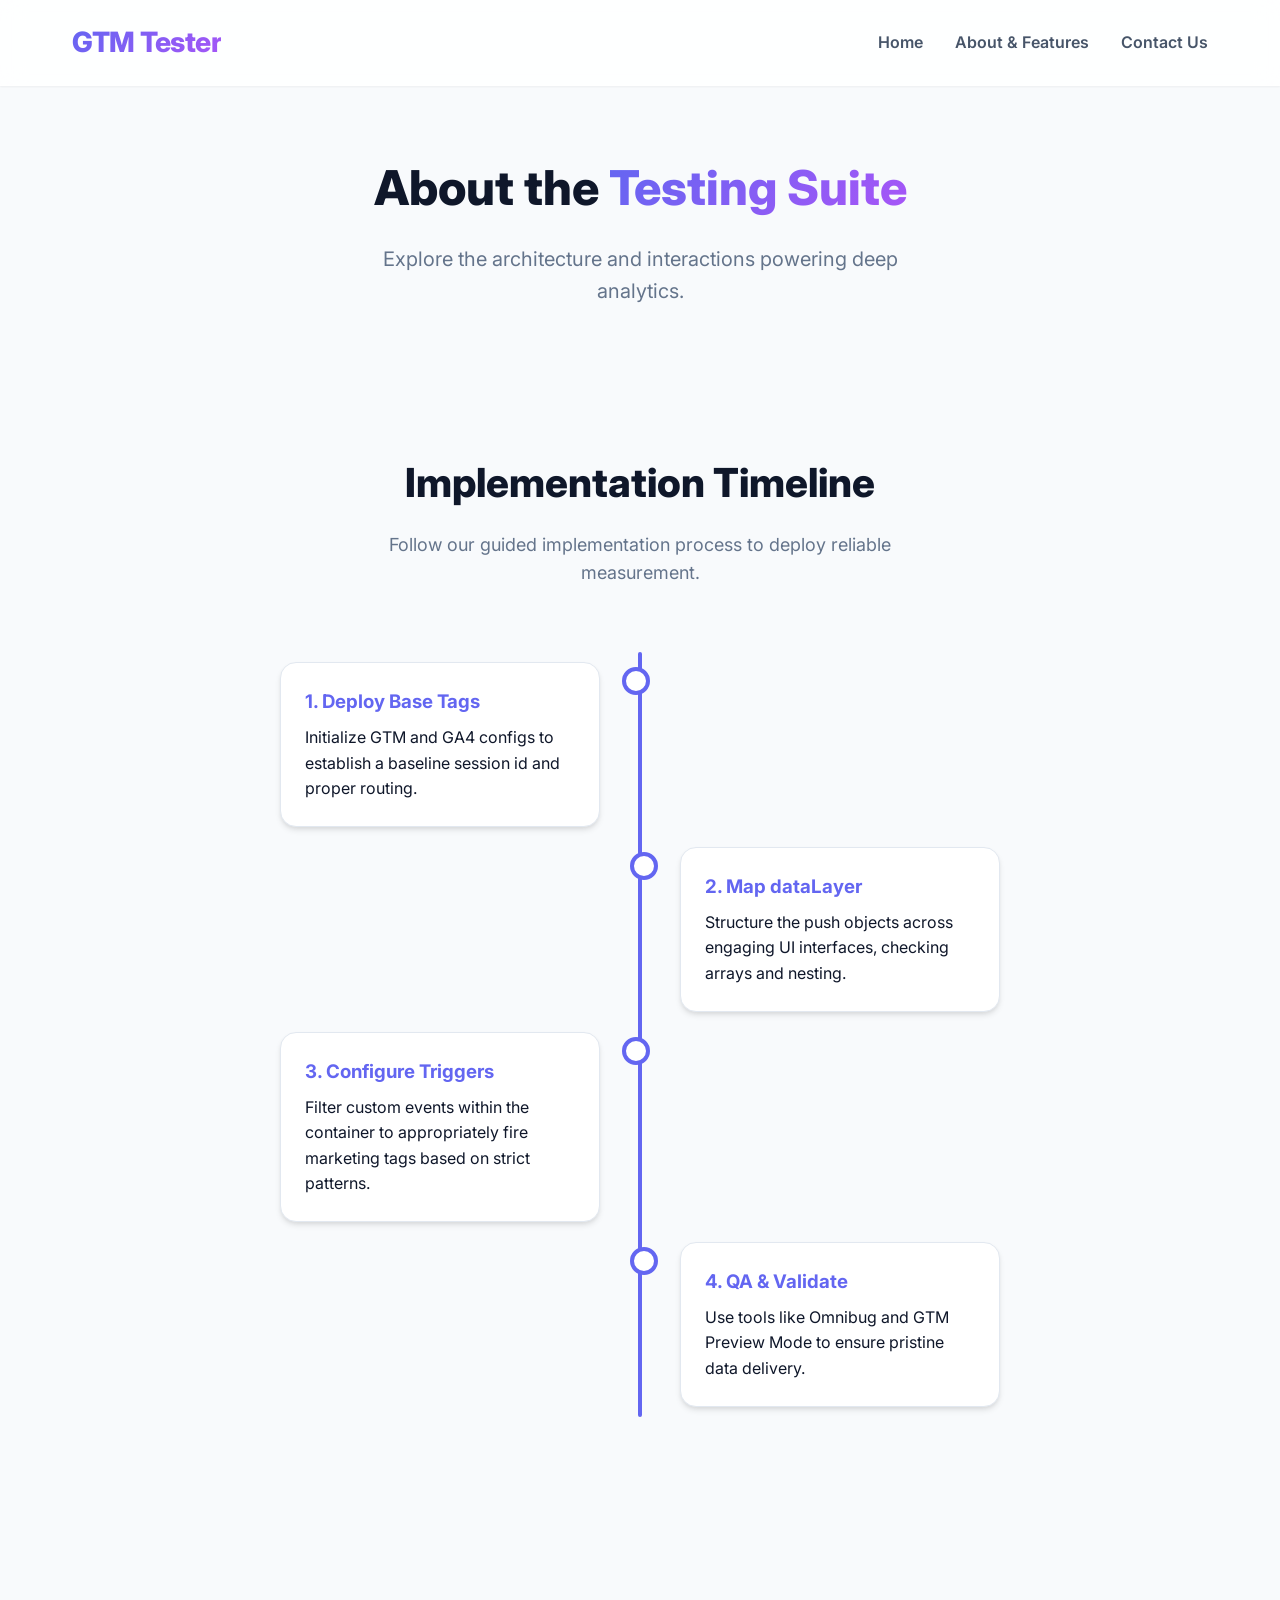
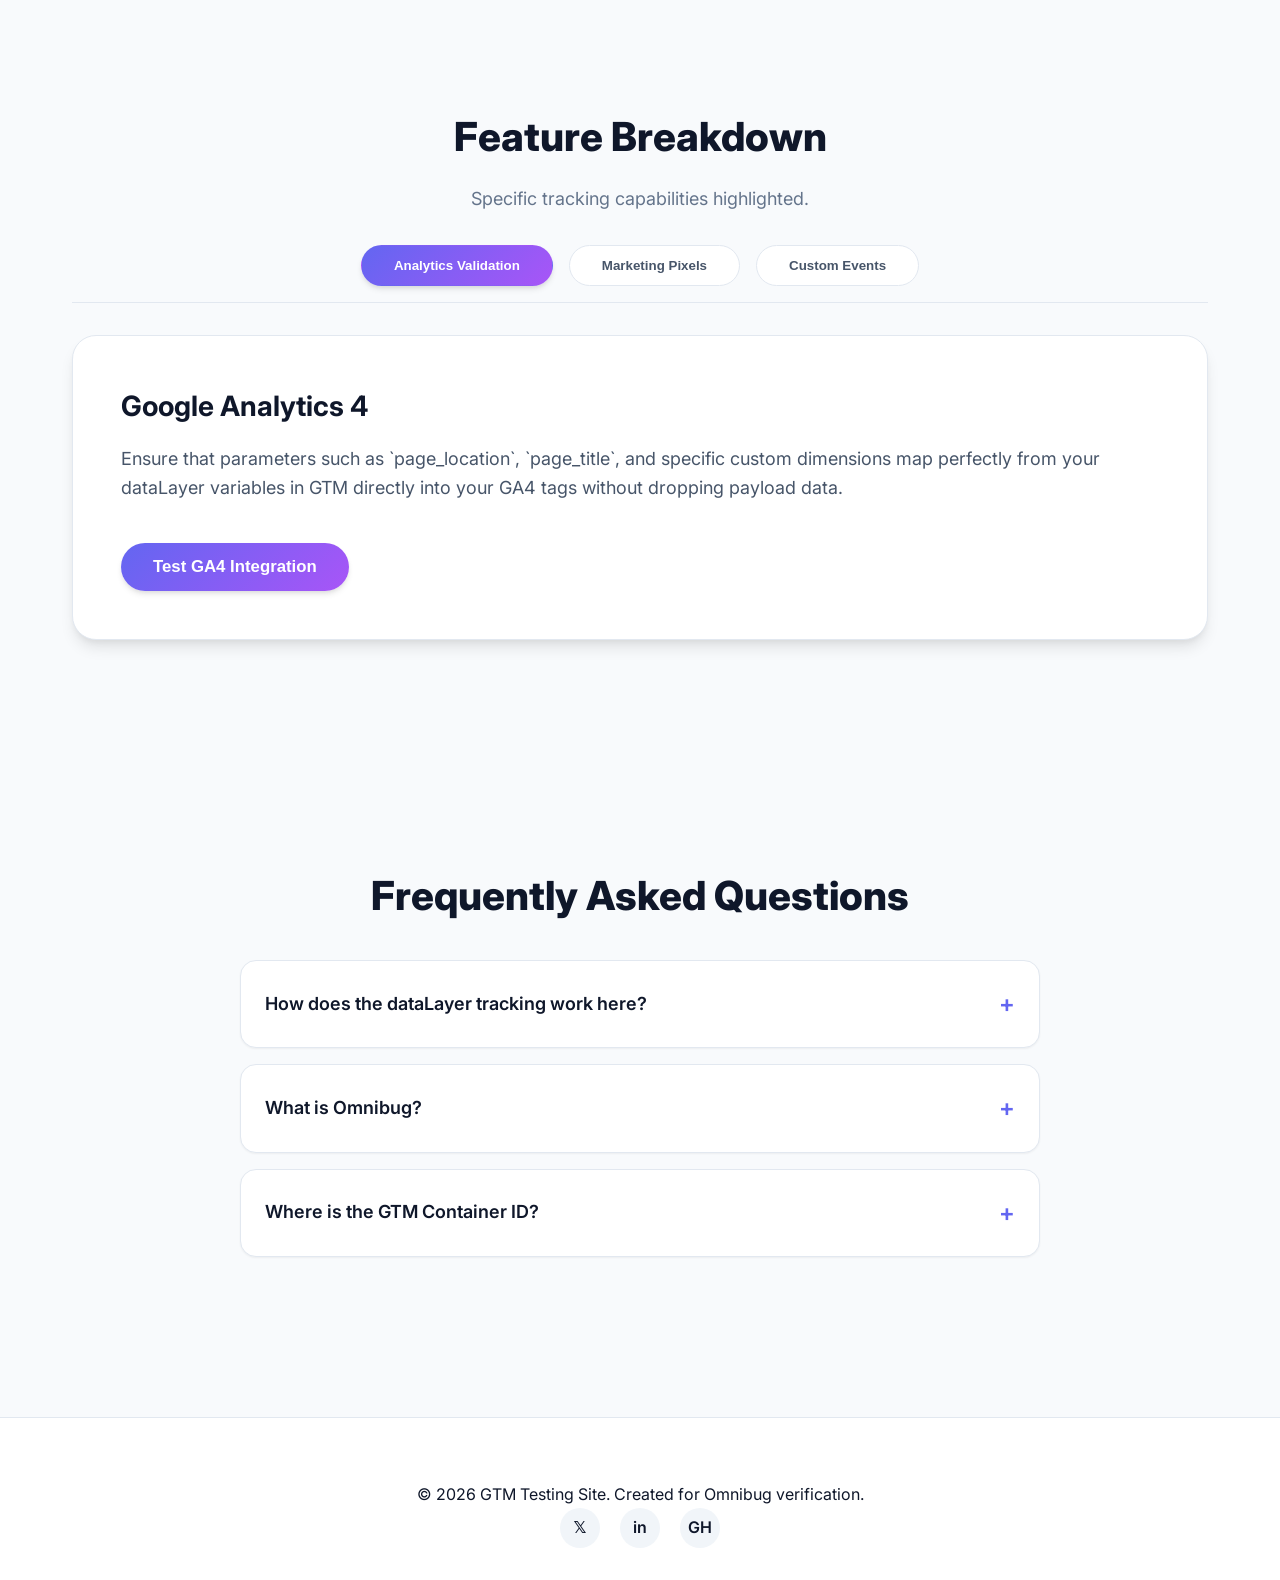
<file: about.html>
<!DOCTYPE html>
<html lang="en">

<head>
    <!-- Google tag (gtag.js) -->
    <script async src="https://www.googletagmanager.com/gtag/js?id=G-WWBLJDM97Z"></script>
    <script>
      window.dataLayer = window.dataLayer || [];
      function gtag(){dataLayer.push(arguments);}
      gtag('js', new Date());

      gtag('config', 'G-WWBLJDM97Z');
    </script>
    <!-- Google Tag Manager -->
    <script>(function(w,d,s,l,i){w[l]=w[l]||[];w[l].push({'gtm.start':
    new Date().getTime(),event:'gtm.js'});var f=d.getElementsByTagName(s)[0],
    j=d.createElement(s),dl=l!='dataLayer'?'&l='+l:'';j.async=true;j.src=
    'https://www.googletagmanager.com/gtm.js?id='+i+dl;f.parentNode.insertBefore(j,f);
    })(window,document,'script','dataLayer','GTM-W9FFCVPK');</script>
    <!-- End Google Tag Manager -->
    <meta charset="UTF-8">
    <meta name="viewport" content="width=device-width, initial-scale=1.0">
    <title>About Us - GTM Testing</title>
    <script src="js/tracker.js"></script>
    <link href="https://fonts.googleapis.com/css2?family=Inter:wght@400;500;600;700&display=swap" rel="stylesheet">
    <link rel="stylesheet" href="css/style.css">
</head>

<body>
    <!-- Google Tag Manager (noscript) -->
    <noscript><iframe src="https://www.googletagmanager.com/ns.html?id=GTM-W9FFCVPK  "
    height="0" width="0" style="display:none;visibility:hidden"></iframe></noscript>
    <!-- End Google Tag Manager (noscript) -->
    <header>
        <div class="container nav-container">
            <nav>
                <a href="index.html" class="logo">GTM Tester</a>
                <div class="nav-links">
                    <a href="index.html">Home</a>
                    <a href="about.html">About & Features</a>
                    <a href="contact.html">Contact Us</a>
                </div>
            </nav>
        </div>
    </header>

    <main class="container" style="padding-top: 4rem; padding-bottom: 4rem;">
        <div class="section-header">
            <h1 style="font-size: 3rem; font-weight: 800; margin-bottom: 1rem; color: var(--text-main);">About the <span style="background: var(--primary-gradient); -webkit-background-clip: text; background-clip: text; -webkit-text-fill-color: transparent;">Testing Suite</span></h1>
            <p style="font-size: 1.25rem; color: var(--text-muted);">Explore the architecture and interactions powering deep analytics.</p>
        </div>

        <!-- Timeline Section -->
        <section>
            <div class="section-header" style="margin-bottom: 2rem;">
                <h2>Implementation Timeline</h2>
                <p>Follow our guided implementation process to deploy reliable measurement.</p>
            </div>
            <div class="timeline">
                <div class="timeline-item left">
                    <div class="timeline-content track-timeline" data-step="1">
                        <h3>1. Deploy Base Tags</h3>
                        <p>Initialize GTM and GA4 configs to establish a baseline session id and proper routing.</p>
                    </div>
                </div>
                <div class="timeline-item right">
                    <div class="timeline-content track-timeline" data-step="2">
                        <h3>2. Map dataLayer</h3>
                        <p>Structure the push objects across engaging UI interfaces, checking arrays and nesting.</p>
                    </div>
                </div>
                <div class="timeline-item left">
                    <div class="timeline-content track-timeline" data-step="3">
                        <h3>3. Configure Triggers</h3>
                        <p>Filter custom events within the container to appropriately fire marketing tags based on strict patterns.</p>
                    </div>
                </div>
                <div class="timeline-item right">
                    <div class="timeline-content track-timeline" data-step="4">
                        <h3>4. QA & Validate</h3>
                        <p>Use tools like Omnibug and GTM Preview Mode to ensure pristine data delivery.</p>
                    </div>
                </div>
            </div>
        </section>

        <!-- Tabs Section -->
        <section class="tabs">
            <div class="section-header" style="margin-bottom: 2rem;">
                <h2>Feature Breakdown</h2>
                <p>Specific tracking capabilities highlighted.</p>
            </div>
            <div class="tab-list">
                <button class="tab-btn active" data-target="tab-analytics">Analytics Validation</button>
                <button class="tab-btn" data-target="tab-marketing">Marketing Pixels</button>
                <button class="tab-btn" data-target="tab-custom">Custom Events</button>
            </div>

            <div class="tab-pane active" id="tab-analytics">
                <h3>Google Analytics 4</h3>
                <p>Ensure that parameters such as `page_location`, `page_title`, and specific custom dimensions map
                    perfectly from your dataLayer variables in GTM directly into your GA4 tags without dropping payload
                    data.</p>
                <button class="btn btn-primary track-cta" style="margin-top: 1rem;" data-cta-type="tab-action" data-cta-text="Test GA4 Integration">Test GA4 Integration</button>
            </div>
            <div class="tab-pane" id="tab-marketing">
                <h3>Facebook & LinkedIn Pixels</h3>
                <p>Trigger base pageviews along with micro-conversions. Check your specific parameters like
                    `content_ids` or `value` to verify pixel health.</p>
                <button class="btn btn-primary track-cta" style="margin-top: 1rem;" data-cta-type="tab-action" data-cta-text="Verify Pixels">Verify Pixels</button>
            </div>
            <div class="tab-pane" id="tab-custom">
                <h3>Testing Custom Schemas</h3>
                <p>Pushing objects nested inside arrays? Verify the structure directly matches what the implementation
                    guide requires.</p>
                <button class="btn btn-primary track-cta" style="margin-top: 1rem;" data-cta-type="tab-action" data-cta-text="Validate Schema">Validate Schema</button>
            </div>
        </section>

        <!-- Accordion Section -->
        <section class="faq">
            <div class="section-header" style="margin-bottom: 2rem;">
                <h2>Frequently Asked Questions</h2>
            </div>
            <div class="accordion">
                <div class="accordion-item">
                    <div class="accordion-header">
                        How does the dataLayer tracking work here?
                        <span style="font-size: 1.5rem; color: var(--primary-color);">+</span>
                    </div>
                    <div class="accordion-content">
                        <div class="accordion-content-inner">
                            Custom JS binds event listeners to DOM elements (tabs, accordions). Upon triggering, it maps
                            to a standard `trackEvent` function which pushes directly to the `window.dataLayer`.
                        </div>
                    </div>
                </div>

                <div class="accordion-item">
                    <div class="accordion-header">
                        What is Omnibug?
                        <span style="font-size: 1.5rem; color: var(--primary-color);">+</span>
                    </div>
                    <div class="accordion-content">
                        <div class="accordion-content-inner">
                            Omnibug is a browser extension that decodes and displays outgoing analytics requests (like
                            GA4 and GTM) in your Developer Tools panel. It makes debugging events significantly easier.
                        </div>
                    </div>
                </div>

                <div class="accordion-item">
                    <div class="accordion-header">
                        Where is the GTM Container ID?
                        <span style="font-size: 1.5rem; color: var(--primary-color);">+</span>
                    </div>
                    <div class="accordion-content">
                        <div class="accordion-content-inner">
                            Open `js/tracker.js` and edit the `GTM_ID` constant to replace `GTM-XXXXXXX` with your
                            actual tracking container ID.
                        </div>
                    </div>
                </div>
            </div>
        </section>
    </main>

    <footer>
        <div class="container">
            <p>&copy; 2026 GTM Testing Site. Created for Omnibug verification.</p>
            <div class="social-links">
                <a href="https://twitter.com" target="_blank" data-social="twitter">𝕏</a>
                <a href="https://linkedin.com" target="_blank" data-social="linkedin">in</a>
                <a href="https://github.com" target="_blank" data-social="github">GH</a>
            </div>
        </div>
    </footer>

    <script src="js/main.js"></script>
</body>

</html>
</file>
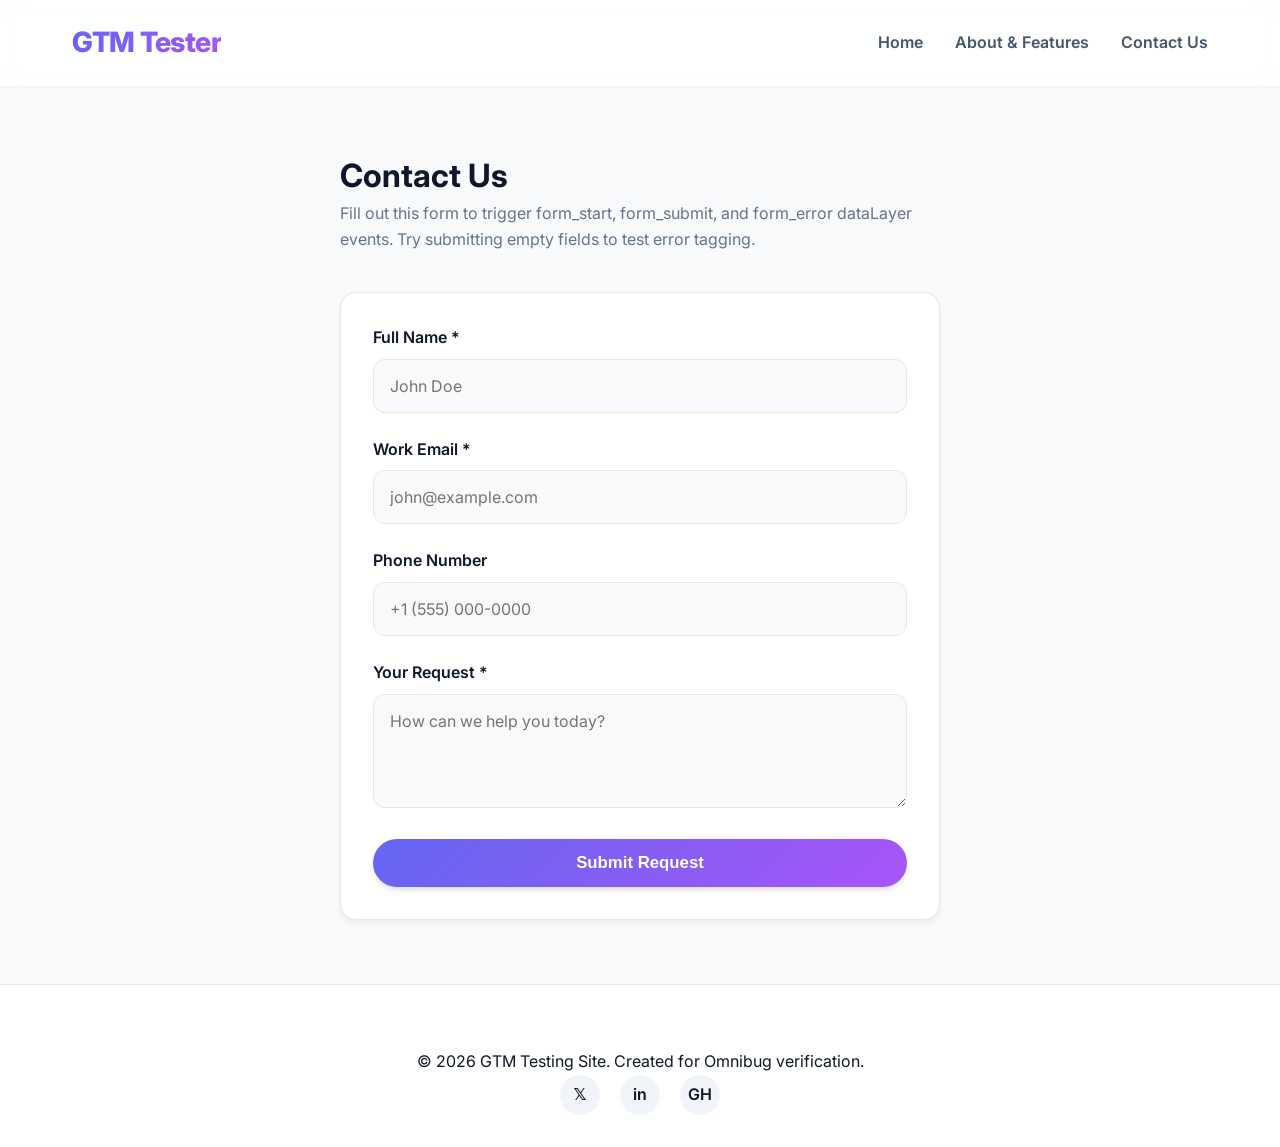
<file: contact.html>
<!DOCTYPE html>
<html lang="en">

<head>
    <!-- Google tag (gtag.js) -->
    <script async src="https://www.googletagmanager.com/gtag/js?id=G-WWBLJDM97Z"></script>
    <script>
      window.dataLayer = window.dataLayer || [];
      function gtag(){dataLayer.push(arguments);}
      gtag('js', new Date());

      gtag('config', 'G-WWBLJDM97Z');
    </script>
    <!-- Google Tag Manager -->
    <script>(function(w,d,s,l,i){w[l]=w[l]||[];w[l].push({'gtm.start':
    new Date().getTime(),event:'gtm.js'});var f=d.getElementsByTagName(s)[0],
    j=d.createElement(s),dl=l!='dataLayer'?'&l='+l:'';j.async=true;j.src=
    'https://www.googletagmanager.com/gtm.js?id='+i+dl;f.parentNode.insertBefore(j,f);
    })(window,document,'script','dataLayer','GTM-W9FFCVPK');</script>
    <!-- End Google Tag Manager -->
    <meta charset="UTF-8">
    <meta name="viewport" content="width=device-width, initial-scale=1.0">
    <title>Contact Us - Form Tracking Testing</title>
    <script src="js/tracker.js"></script>
    <link href="https://fonts.googleapis.com/css2?family=Inter:wght@400;500;600;700&display=swap" rel="stylesheet">
    <link rel="stylesheet" href="css/style.css">
</head>

<body>
    <!-- Google Tag Manager (noscript) -->
    <noscript><iframe src="https://www.googletagmanager.com/ns.html?id=GTM-W9FFCVPK"
    height="0" width="0" style="display:none;visibility:hidden"></iframe></noscript>
    <!-- End Google Tag Manager (noscript) -->
    <header>
        <div class="container nav-container">
            <nav>
                <a href="index.html" class="logo">GTM Tester</a>
                <div class="nav-links">
                    <a href="index.html">Home</a>
                    <a href="about.html">About & Features</a>
                    <a href="contact.html">Contact Us</a>
                </div>
            </nav>
        </div>
    </header>

    <main class="container" style="padding-top: 4rem; padding-bottom: 4rem;">
        <div style="max-width: 600px; margin: 0 auto;">
            <h1>Contact Us</h1>
            <p style="color: var(--text-muted); margin-bottom: 2.5rem;">Fill out this form to trigger form_start,
                form_submit, and form_error dataLayer events. Try submitting empty fields to test error tagging.</p>

            <form id="lead-form" novalidate
                style="background: var(--surface); padding: 2rem; border-radius: 1rem; box-shadow: 0 4px 6px rgba(0,0,0,0.05); border: 1px solid #e2e8f0;">
                <div class="form-group">
                    <label for="name">Full Name *</label>
                    <input type="text" id="name" name="name" class="form-control" required placeholder="John Doe">
                    <div class="invalid-feedback">Name is required to submit this form.</div>
                </div>

                <div class="form-group">
                    <label for="email">Work Email *</label>
                    <input type="email" id="email" name="email" class="form-control" required
                        placeholder="john@example.com">
                    <div class="invalid-feedback">A valid email address is required.</div>
                </div>

                <div class="form-group">
                    <label for="phone">Phone Number</label>
                    <input type="tel" id="phone" name="phone" class="form-control" placeholder="+1 (555) 000-0000">
                </div>

                <div class="form-group">
                    <label for="message">Your Request *</label>
                    <textarea id="message" name="message" class="form-control" required rows="4"
                        placeholder="How can we help you today?"></textarea>
                    <div class="invalid-feedback">Please include a reasonably detailed message.</div>
                </div>

                <button type="submit" class="btn btn-primary" style="width: 100%;">Submit Request</button>
            </form>
        </div>
    </main>

    <footer>
        <div class="container">
            <p>&copy; 2026 GTM Testing Site. Created for Omnibug verification.</p>
            <div class="social-links">
                <a href="https://twitter.com" target="_blank" data-social="twitter">𝕏</a>
                <a href="https://linkedin.com" target="_blank" data-social="linkedin">in</a>
                <a href="https://github.com" target="_blank" data-social="github">GH</a>
            </div>
        </div>
    </footer>

    <script src="js/main.js"></script>
</body>

</html>
</file>
<file: css/style.css>
/* Global CSS for GTM Testing Site - Premium Edition */
:root {
    --primary-gradient: linear-gradient(135deg, #6366f1 0%, #a855f7 100%);
    --primary-color: #6366f1;
    --primary-hover: #4f46e5;
    --secondary-color: #475569;
    --bg-color: #f8fafc;
    --text-main: #0f172a;
    --text-muted: #64748b;
    --success: #10b981;
    --error: #ef4444;
    --surface: #ffffff;
    --surface-glass: rgba(255, 255, 255, 0.85);
    --border-color: #e2e8f0;
    --shadow-sm: 0 1px 2px 0 rgba(0, 0, 0, 0.05);
    --shadow-md: 0 4px 6px -1px rgba(0, 0, 0, 0.1), 0 2px 4px -1px rgba(0, 0, 0, 0.06);
    --shadow-lg: 0 10px 15px -3px rgba(0, 0, 0, 0.1), 0 4px 6px -2px rgba(0, 0, 0, 0.05);
    --shadow-glow: 0 0 20px rgba(99, 102, 241, 0.3);
    --transition-fast: all 0.2s cubic-bezier(0.4, 0, 0.2, 1);
    --transition-smooth: all 0.4s cubic-bezier(0.4, 0, 0.2, 1);
}

* {
    box-sizing: border-box;
    margin: 0;
    padding: 0;
}

body {
    font-family: 'Inter', system-ui, -apple-system, sans-serif;
    background-color: var(--bg-color);
    color: var(--text-main);
    line-height: 1.6;
    overflow-x: hidden;
}

.container {
    max-width: 1200px;
    margin: 0 auto;
    padding: 0 2rem;
}

/* Header & Nav (Glassmorphism) */
header {
    background: var(--surface-glass);
    backdrop-filter: blur(12px);
    -webkit-backdrop-filter: blur(12px);
    border-bottom: 1px solid rgba(255, 255, 255, 0.3);
    box-shadow: var(--shadow-sm);
    position: sticky;
    top: 0;
    z-index: 100;
}

nav {
    display: flex;
    justify-content: space-between;
    align-items: center;
    padding: 1.25rem 0;
}

.logo {
    font-size: 1.75rem;
    font-weight: 800;
    background: var(--primary-gradient);
    -webkit-background-clip: text;
    background-clip: text;
    -webkit-text-fill-color: transparent;
    text-decoration: none;
    letter-spacing: -0.5px;
}

.nav-links {
    display: flex;
    gap: 2rem;
    align-items: center;
}

.nav-links a {
    text-decoration: none;
    color: var(--secondary-color);
    font-weight: 600;
    font-size: 1rem;
    transition: var(--transition-fast);
    position: relative;
}

.nav-links a:hover {
    color: var(--primary-color);
}

.nav-links a::after {
    content: '';
    position: absolute;
    bottom: -4px;
    left: 0;
    width: 0%;
    height: 2px;
    background: var(--primary-gradient);
    transition: var(--transition-fast);
    border-radius: 2px;
}

.nav-links a:hover::after {
    width: 100%;
}

/* Hero Section */
.hero {
    text-align: center;
    padding: 8rem 2rem;
    background: var(--bg-color);
    position: relative;
    overflow: hidden;
    margin-bottom: 4rem;
}

/* Background blob for hero */
.hero::before {
    content: '';
    position: absolute;
    top: -10%;
    left: 50%;
    transform: translateX(-50%);
    width: 800px;
    height: 800px;
    background: radial-gradient(circle, rgba(99, 102, 241, 0.15) 0%, rgba(168, 85, 247, 0) 70%);
    z-index: 0;
    pointer-events: none;
}

.hero .container {
    position: relative;
    z-index: 1;
}

.hero h1 {
    font-size: 4rem;
    font-weight: 800;
    margin-bottom: 1.5rem;
    color: var(--text-main);
    line-height: 1.1;
    letter-spacing: -1px;
}

.hero h1 span {
    background: var(--primary-gradient);
    -webkit-background-clip: text;
    background-clip: text;
    -webkit-text-fill-color: transparent;
}

.hero p {
    font-size: 1.25rem;
    color: var(--text-muted);
    margin-bottom: 2.5rem;
    max-width: 650px;
    margin-left: auto;
    margin-right: auto;
}

.cta-group {
    display: flex;
    gap: 1rem;
    justify-content: center;
    align-items: center;
}

/* Premium Buttons */
.btn {
    display: inline-flex;
    align-items: center;
    justify-content: center;
    padding: 0.875rem 2rem;
    border-radius: 9999px; /* Pill shape */
    font-weight: 600;
    font-size: 1.05rem;
    text-decoration: none;
    border: none;
    cursor: pointer;
    transition: var(--transition-fast);
}

.btn-primary {
    background: var(--primary-gradient);
    color: white;
    box-shadow: var(--shadow-md);
}

.btn-primary:hover {
    transform: translateY(-2px);
    box-shadow: var(--shadow-glow);
}

.btn-secondary {
    background-color: var(--surface);
    color: var(--text-main);
    border: 1px solid var(--border-color);
    box-shadow: var(--shadow-sm);
}

.btn-secondary:hover {
    background-color: #f1f5f9;
    transform: translateY(-2px);
    box-shadow: var(--shadow-md);
    border-color: #cbd5e1;
}

.btn-outline {
    background: transparent;
    color: var(--primary-color);
    border: 2px solid var(--primary-color);
}

.btn-outline:hover {
    background: var(--primary-color);
    color: white;
}

/* Sections */
section {
    padding: 5rem 0;
}

.section-header {
    text-align: center;
    margin-bottom: 4rem;
}

.section-header h2 {
    font-size: 2.5rem;
    font-weight: 800;
    margin-bottom: 1rem;
    color: var(--text-main);
}

.section-header p {
    font-size: 1.125rem;
    color: var(--text-muted);
    max-width: 600px;
    margin: 0 auto;
}

/* Grid System */
.grid {
    display: grid;
    gap: 2rem;
}

.grid-3 {
    grid-template-columns: repeat(auto-fit, minmax(300px, 1fr));
}

/* Feature Cards */
.feature-card {
    background: var(--surface);
    padding: 2.5rem;
    border-radius: 1rem;
    box-shadow: var(--shadow-sm);
    border: 1px solid var(--border-color);
    transition: var(--transition-smooth);
    display: flex;
    flex-direction: column;
    align-items: flex-start;
}

.feature-card:hover {
    transform: translateY(-8px);
    box-shadow: var(--shadow-lg);
    border-color: #cbd5e1;
}

.feature-icon {
    width: 3rem;
    height: 3rem;
    border-radius: 0.75rem;
    background: var(--primary-gradient);
    color: white;
    display: flex;
    align-items: center;
    justify-content: center;
    font-size: 1.5rem;
    margin-bottom: 1.5rem;
}

.feature-card h3 {
    font-size: 1.25rem;
    font-weight: 700;
    margin-bottom: 1rem;
}

.feature-card p {
    color: var(--text-muted);
    margin-bottom: 1.5rem;
    flex-grow: 1;
}

/* Pricing Cards */
.pricing-card {
    background: var(--surface);
    padding: 3rem 2rem;
    border-radius: 1.5rem;
    border: 1px solid var(--border-color);
    text-align: center;
    transition: var(--transition-smooth);
    position: relative;
    overflow: hidden;
}

.pricing-card:hover {
    transform: translateY(-8px);
    box-shadow: var(--shadow-lg);
}

.pricing-card.popular {
    border-color: var(--primary-color);
    box-shadow: var(--shadow-md);
}

.pricing-card.popular::before {
    content: 'Most Popular';
    position: absolute;
    top: 1rem;
    right: -2.5rem;
    background: var(--primary-gradient);
    color: white;
    font-size: 0.75rem;
    font-weight: 700;
    padding: 0.25rem 3rem;
    transform: rotate(45deg);
}

.pricing-card h3 {
    font-size: 1.5rem;
    font-weight: 700;
    margin-bottom: 1rem;
}

.price {
    font-size: 3rem;
    font-weight: 800;
    color: var(--text-main);
    margin-bottom: 2rem;
    display: flex;
    justify-content: center;
    align-items: baseline;
}

.price span {
    font-size: 1rem;
    color: var(--text-muted);
    font-weight: 500;
    margin-left: 0.25rem;
}

.pricing-features {
    list-style: none;
    margin-bottom: 2.5rem;
    text-align: left;
}

.pricing-features li {
    padding: 0.75rem 0;
    color: var(--secondary-color);
    border-bottom: 1px solid var(--border-color);
    display: flex;
    align-items: center;
    gap: 0.5rem;
}

.pricing-features li::before {
    content: '✓';
    color: var(--success);
    font-weight: 800;
}

/* Video Section */
.video-section {
    max-width: 900px;
    margin: 0 auto;
}

.video-container {
    position: relative;
    padding-bottom: 56.25%;
    height: 0;
    overflow: hidden;
    border-radius: 1.5rem;
    box-shadow: var(--shadow-lg);
    background: var(--text-main);
    border: 8px solid var(--surface);
}

.video-container video {
    position: absolute;
    top: 0;
    left: 0;
    width: 100%;
    height: 100%;
    object-fit: cover;
}

/* Newsletter Section */
.newsletter-section {
    background: var(--primary-gradient);
    color: white;
    padding: 4rem 2rem;
    border-radius: 1.5rem;
    text-align: center;
    margin: 4rem auto;
    max-width: 1000px;
    box-shadow: var(--shadow-lg);
}

.newsletter-section h2 {
    font-size: 2.25rem;
    margin-bottom: 1rem;
    color: white;
}

.newsletter-section p {
    color: rgba(255, 255, 255, 0.9);
    margin-bottom: 2rem;
    font-size: 1.125rem;
}

.newsletter-form {
    display: flex;
    gap: 1rem;
    max-width: 500px;
    margin: 0 auto;
}

.newsletter-form input {
    flex-grow: 1;
    padding: 1rem 1.5rem;
    border-radius: 9999px;
    border: none;
    font-size: 1rem;
    font-family: inherit;
    box-shadow: var(--shadow-md);
}

.newsletter-form input:focus {
    outline: 2px solid white;
    outline-offset: 2px;
}

.newsletter-form .btn {
    background: var(--text-main);
    color: white;
}

.newsletter-form .btn:hover {
    background: #1e293b;
    box-shadow: 0 0 15px rgba(255, 255, 255, 0.3);
}

/* Timeline */
.timeline {
    position: relative;
    max-width: 800px;
    margin: 4rem auto;
}

.timeline::after {
    content: '';
    position: absolute;
    width: 4px;
    background-color: var(--primary-color);
    top: 0;
    bottom: 0;
    left: 50%;
    margin-left: -2px;
    border-radius: 2px;
}

.timeline-item {
    padding: 10px 40px;
    position: relative;
    background-color: inherit;
    width: 50%;
}

.timeline-item.left {
    left: 0;
}

.timeline-item.right {
    left: 50%;
}

.timeline-item::after {
    content: '';
    position: absolute;
    width: 20px;
    height: 20px;
    right: -10px;
    background-color: var(--surface);
    border: 4px solid var(--primary-color);
    top: 15px;
    border-radius: 50%;
    z-index: 1;
}

.timeline-item.right::after {
    left: -10px;
}

.timeline-content {
    padding: 1.5rem;
    background-color: var(--surface);
    position: relative;
    border-radius: 1rem;
    box-shadow: var(--shadow-md);
    border: 1px solid var(--border-color);
    transition: var(--transition-fast);
}

.timeline-content:hover {
    transform: translateY(-4px);
    box-shadow: var(--shadow-lg);
    border-color: var(--primary-color);
}

.timeline-content h3 {
    margin-bottom: 0.5rem;
    color: var(--primary-color);
}

/* Footer */
footer {
    background: var(--surface);
    padding: 4rem 0 2rem;
    border-top: 1px solid var(--border-color);
    text-align: center;
}

.footer-content {
    display: flex;
    flex-direction: column;
    align-items: center;
    gap: 1.5rem;
    margin-bottom: 2rem;
}

.footer-logo {
    font-size: 1.5rem;
    font-weight: 800;
    color: var(--text-main);
}

.social-links a {
    display: inline-flex;
    margin: 0 0.5rem;
    color: var(--text-main);
    text-decoration: none;
    width: 2.5rem;
    height: 2.5rem;
    border-radius: 50%;
    background: #f1f5f9;
    align-items: center;
    justify-content: center;
    transition: var(--transition-fast);
    font-weight: 600;
}

.social-links a:hover {
    background: var(--primary-gradient);
    color: white;
    transform: translateY(-3px);
    box-shadow: var(--shadow-md);
}

.footer-bottom {
    padding-top: 2rem;
    border-top: 1px solid var(--border-color);
    color: var(--text-muted);
    font-size: 0.875rem;
}

/* Accordion */
.accordion {
    max-width: 800px;
    margin: 0 auto;
}

.accordion-item {
    border: 1px solid var(--border-color);
    margin-bottom: 1rem;
    border-radius: 1rem;
    background: var(--surface);
    overflow: hidden;
    box-shadow: var(--shadow-sm);
    transition: var(--transition-fast);
}

.accordion-item:hover {
    border-color: #cbd5e1;
    box-shadow: var(--shadow-md);
}

.accordion-header {
    padding: 1.5rem;
    cursor: pointer;
    font-weight: 600;
    font-size: 1.125rem;
    display: flex;
    justify-content: space-between;
    align-items: center;
    color: var(--text-main);
    transition: var(--transition-fast);
}

.accordion-item.active {
    border-color: var(--primary-color);
}

.accordion-item.active .accordion-header {
    color: var(--primary-color);
    background: rgba(99, 102, 241, 0.05);
}

.accordion-content {
    padding: 0;
    max-height: 0;
    overflow: hidden;
    transition: all 0.3s ease-in-out;
}

.accordion-item.active .accordion-content {
    padding: 0 1.5rem 1.5rem;
    max-height: 500px;
}

.accordion-content-inner {
    color: var(--secondary-color);
    line-height: 1.7;
}

/* Tabs */
.tabs {
    margin: 4rem 0;
}

.tab-list {
    display: flex;
    justify-content: center;
    gap: 1rem;
    margin-bottom: 2rem;
    border-bottom: 1px solid var(--border-color);
    padding-bottom: 1rem;
}

.tab-btn {
    padding: 0.75rem 2rem;
    background: var(--surface);
    border: 1px solid var(--border-color);
    border-radius: 9999px;
    font-weight: 600;
    cursor: pointer;
    color: var(--secondary-color);
    transition: var(--transition-fast);
}

.tab-btn:hover {
    background: #f1f5f9;
    color: var(--text-main);
}

.tab-btn.active {
    background: var(--primary-gradient);
    color: white;
    border-color: transparent;
    box-shadow: var(--shadow-md);
}

.tab-pane {
    display: none;
    padding: 3rem;
    background: var(--surface);
    border-radius: 1.5rem;
    box-shadow: var(--shadow-lg);
    border: 1px solid var(--border-color);
    animation: fadeIn 0.4s ease-out;
}

.tab-pane h3 {
    font-size: 1.75rem;
    margin-bottom: 1rem;
    color: var(--text-main);
}

.tab-pane p {
    font-size: 1.125rem;
    color: var(--secondary-color);
    margin-bottom: 1.5rem;
}

.tab-pane.active {
    display: block;
}

@keyframes fadeIn {
    from { opacity: 0; transform: translateY(10px); }
    to { opacity: 1; transform: translateY(0); }
}

/* Forms */
.form-group {
    margin-bottom: 1.5rem;
}

.form-group label {
    display: block;
    margin-bottom: 0.5rem;
    font-weight: 600;
    color: var(--text-main);
}

.form-control {
    width: 100%;
    padding: 1rem;
    border: 1px solid var(--border-color);
    border-radius: 0.75rem;
    font-family: inherit;
    font-size: 1rem;
    transition: var(--transition-fast);
    background: #f8fafc;
}

.form-control:focus {
    outline: none;
    border-color: var(--primary-color);
    box-shadow: 0 0 0 3px rgba(99, 102, 241, 0.2);
    background: white;
}

.form-control.is-invalid {
    border-color: var(--error);
    background-color: #fef2f2;
}

.invalid-feedback {
    display: none;
    color: var(--error);
    font-size: 0.875rem;
    margin-top: 0.5rem;
    font-weight: 500;
}

.form-control.is-invalid+.invalid-feedback {
    display: block;
}

@media (max-width: 768px) {
    .timeline::after { left: 31px; }
    .timeline-item { width: 100%; padding-left: 70px; padding-right: 25px; }
    .timeline-item.left::after, .timeline-item.right::after { left: 21px; }
    .timeline-item.right { left: 0%; }
    
    .hero h1 { font-size: 2.5rem; }
    .newsletter-form { flex-direction: column; }
    .grid-3 { grid-template-columns: 1fr; }
}
</file>
